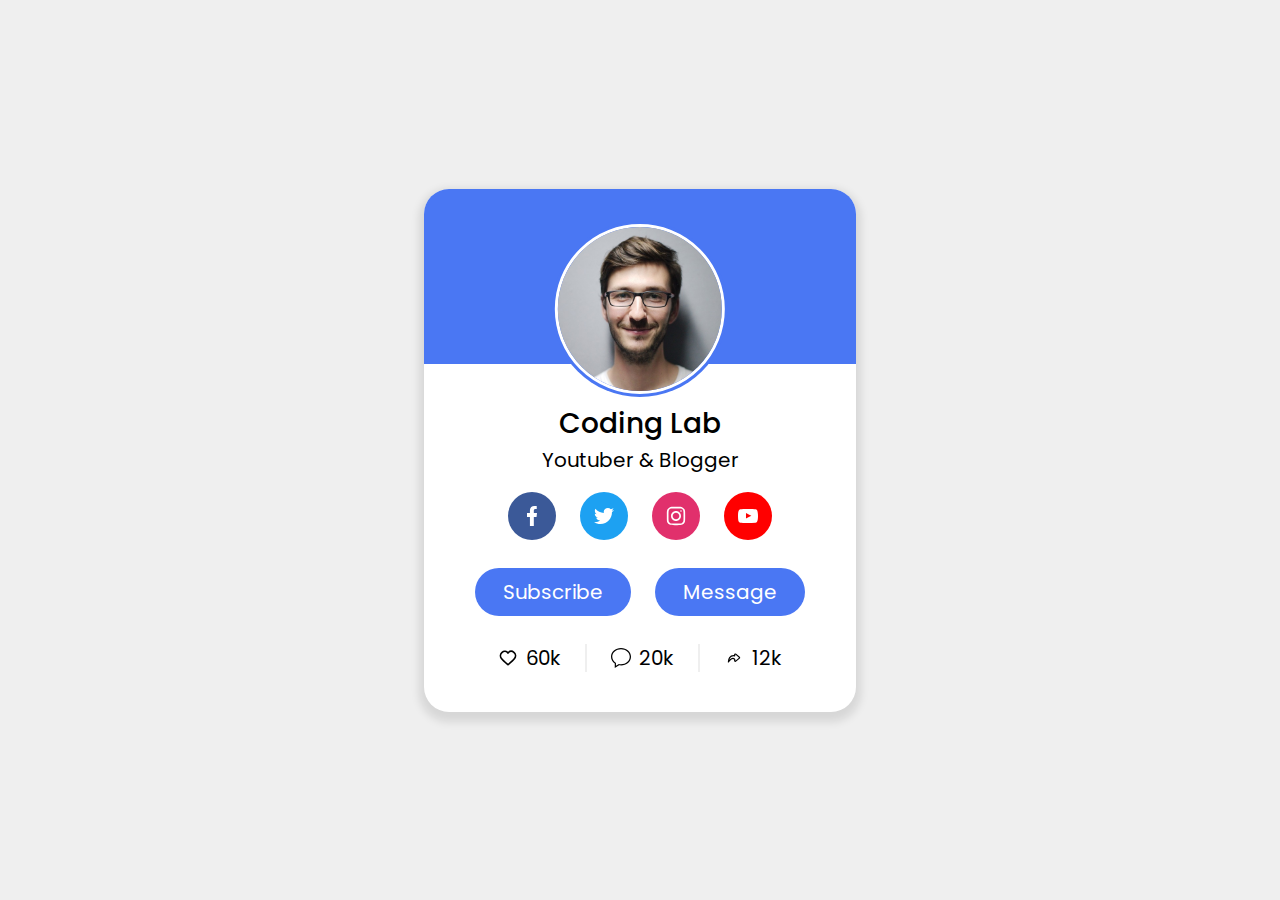
<file: 1 - responsive profile card/index.html>
<!DOCTYPE html>
<html lang="en">
<head>
  <meta charset="UTF-8">
  <meta name="viewport" content="width=device-width, initial-scale=1.0">

  <link rel="stylesheet" href="style.css">

  <title>Document</title>
</head>
<body>
  <main class="card">
    <section class="card-header">
      <div class="profile-picture-wrapper">
        <img src="images/profile-card-img.jpg" alt="" class="profile-picture">
      </div>
    </section>
    <section class="card-info | flex-column">
      <p class="card-name">Coding Lab</p>
      <p>Youtuber & Blogger</p>
      <div class="social-links | flex-row">
        <a id="facebook" href=""><img class="icon social-link" src="images/icon-facebook.svg" alt=""></a>
        <a id="twitter" href=""><img class="icon social-link" src="images/icon-twitter.svg" alt=""></a>
        <a id="instagram" href=""><img class="icon social-link" src="images/icon-instagram.svg" alt=""></a>
        <a id="youtube" href=""><img class="icon social-link" src="images/icon-youtube.svg" alt=""></a>
      </div>
      <div class="card-actions | flex-row">
        <button class="button card-action">Subscribe</button>
        <button class="button card-action">Message</button>
      </div>
      <div class="card-stats | flex-row">
        <p class="card-stat">
          <span><img src="images/icon-heart.svg" alt="" class="icon card-stat-icon"></span>
          60k
        </p>
        <p class="card-stat">
          <span><img src="images/icon-comment.svg" alt="" class="icon card-stat-icon"></span>
          20k
        </p>
        <p class="card-stat">
          <span><img src="images/icon-share.svg" alt="" class="icon card-stat-icon"></span>
          12k
        </p>
      </div>
    </section>
  </main>
</body>
</html>
</file>
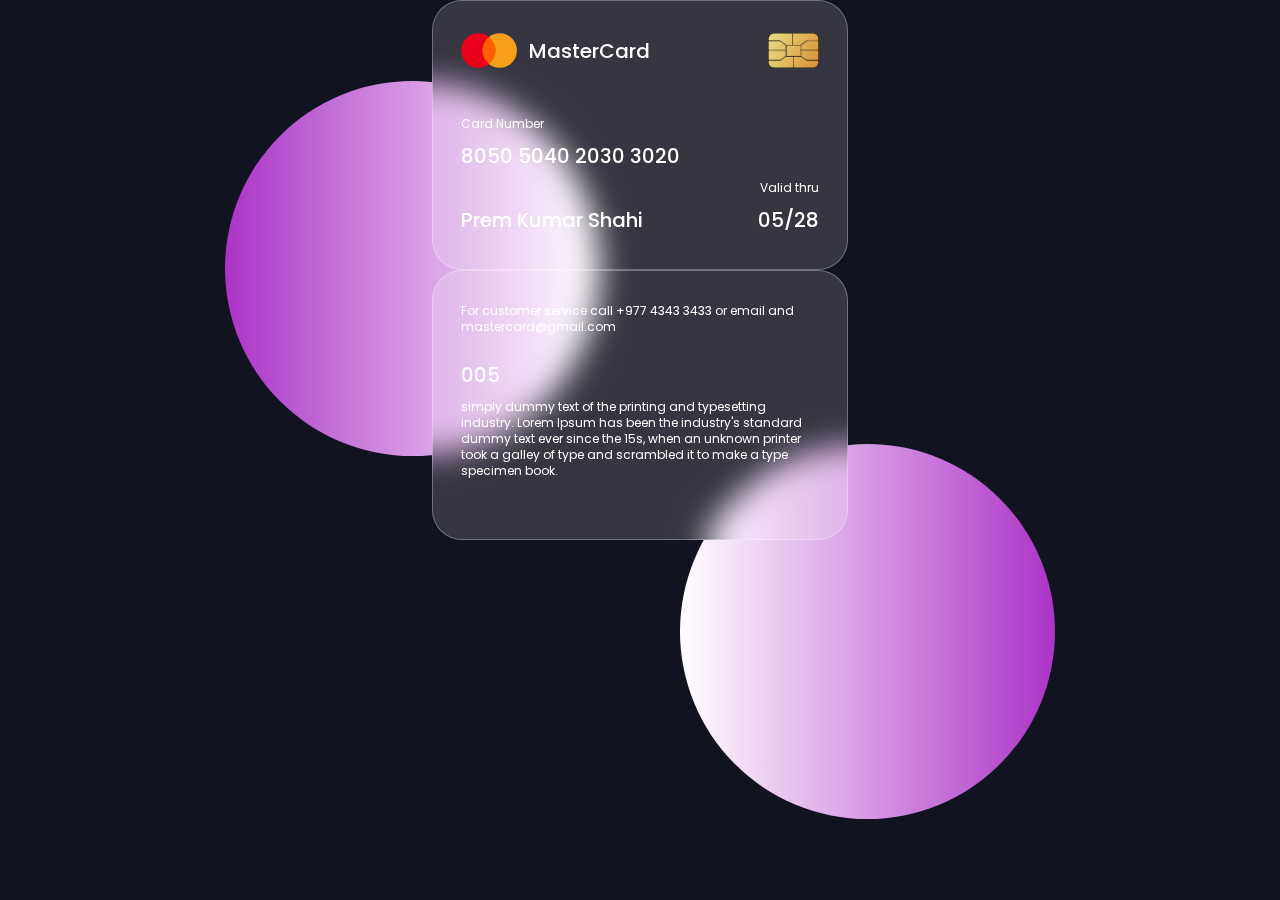
<file: 2 - flipping card glassmorphism/index.html>
<!DOCTYPE html>
<html lang="en">
<head>
  <meta charset="UTF-8">
  <meta name="viewport" content="width=device-width, initial-scale=1.0">

  <link rel="stylesheet" href="style.css">

  <title>Document</title>
</head>
<body>
  <div class="background-container">
    <div class="background-wrapper">
      <div class="circle-container">
        <div class="circle"></div>
      </div>
      <div class="circle-container">
        <div class="circle"></div>
      </div>
    </div>
  </div>

  <div class="card-wrapper">
    <div class="card-container">
      <div class="card-flipper">    
        <div class="card front">
          <div class="title-images | flex-row">
            <div class="card-logo | flex-row">
              <img src="images/logo.png" alt="">
              <p>MasterCard</p>
            </div>
            <img src="images/chip.png" alt="">
          </div>
          <p class="small">
            Card Number
          </p>
          <p class="card-number">
            8050 5040 2030 3020
          </p>
          <p class="small" id="time-title">
            Valid thru
          </p>
          <div class="bottom-text | flex-row">
            <p>Prem Kumar Shahi</p>
            <p>05/28</p>
          </div>
        </div>
      
        <div class="card back">
          <p class="small">For customer service call +977 4343 3433 or email and mastercard@gmail.com</p>
          <div class="magnetic-strip"></div>
          <div class="signature">
            <div class="bars"></div>
            <p class="security-code">005</p>
          </div>
          <p class="small">
            simply dummy text of the printing and typesetting industry. Lorem Ipsum has been the industry's standard dummy text ever since the 15s, when an unknown printer took a galley of type and scrambled it to make a type specimen book.
          </p>
        </div>
      </div>
    </div>
  </div>
</body>
</html>
</file>
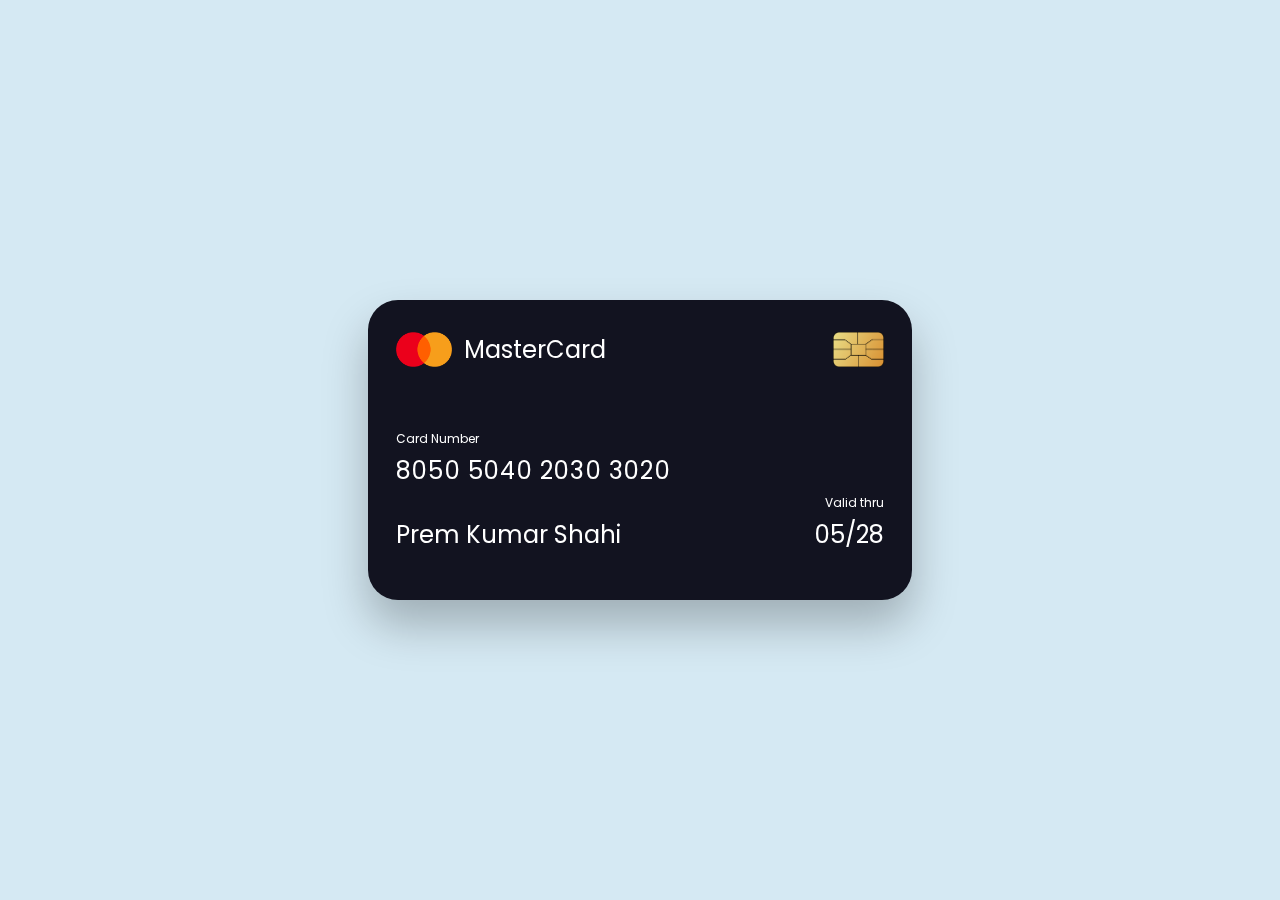
<file: 3 - credit card/index.html>
<!DOCTYPE html>
<html lang="en">
<head>
    <meta charset="UTF-8">
    <meta name="viewport" content="width=device-width, initial-scale=1.0">

    <link rel="stylesheet" href="style.css">

    <title>Document</title>
</head>
<body>
    <div class="card">
      <div class="title-images | flex-row">
        <div class="card-logo | flex-row">
          <img src="images/logo.png" alt="">
          <p>MasterCard</p>
        </div>
        <img src="images/chip.png" alt="">
      </div>
      <p class="small">
        Card Number
      </p>
      <p class="card-number">
        8050 5040 2030 3020
      </p>
      <p class="small" id="time-title">
        Valid thru
      </p>
      <div class="bottom-text | flex-row">
        <p>Prem Kumar Shahi</p>
        <p>05/28</p>
      </div>
    </div>
</body>
</html>
</file>
<file: 1 - responsive profile card/style.css>
/* imports */
@import url('https://fonts.googleapis.com/css2?family=Poppins:ital,wght@0,100;0,200;0,300;0,400;0,500;0,600;0,700;0,800;0,900;1,100;1,200;1,300;1,400;1,500;1,600;1,700;1,800;1,900&display=swap');

/* RESET */
* {
  margin: 0;
  padding: 0;
}
*,
*::before,
*::after {
  box-sizing: border-box;
}
html {
  -moz-text-size-adjust: none;
  -webkit-text-size-adjust: none;
  text-size-adjust: none;
}
body, h1, h2, h3, h4, p,
figure, blockquote, dl, dd {
  margin-block-end: 0;
}
ul[role='list'],
ol[role='list'] {
  list-style: none;
}
body {
  min-height: 100vh;
  line-height: 0.5em;
}
h1, h2, h3, h4,
button, input, label {
  line-height: 0.5em;
}
h1, h2,
h3, h4 {
  text-wrap: balance;
}
a{
  text-decoration: none;
}
a:not([class]) {
  text-decoration-skip-ink: auto;
  color: currentColor;
}
img,
picture {
  max-width: 100%;
  display: block;
}
input, button,
textarea, select {
  font-family: inherit;
  font-size: inherit;
}
textarea:not([rows]) {
  min-height: 10em;
}
:target {
  scroll-margin-block: 5ex;
}

/* /////////////////////////////////////////////// */

:root {
  --clr-primary: rgb(74, 119, 243);
  --clr-primary-highlight: hsl(224, 74%, 53%);

  --clr-neutral-100: white;
  --clr-neutral-200: rgb(239, 239, 239);
  --clr-neutral-700: rgb(61, 61, 61);
  --clr-neutral-900: black;

  --ff-primary: "Poppins", sans-serif;

  --fs-500: 1rem;
  --fs-600: 1.25rem;
  --fs-750: 1.75rem;
  --fs-800: 2.5rem;

  --fw-semi-bold: 500;

  --size-050: .2rem;
  --size-100: .25rem;
  --size-150: .375rem;
  --size-200: .5rem;
  --size-300: .75rem;
  --size-350: .875rem;
  --size-400: 1rem;
  --size-500: 1.5rem;
  --size-550: 1.75rem;
  --size-600: 2rem;
  --size-650: 2.5rem;
  --size-700: 3rem;
}

/* default font */ 
* {
  font-family: var(--ff-primary);
}

/* centering div on body */
body {
background-color: var(--clr-neutral-200);

  display: flex;
  justify-content: center;
  align-items: center;

  padding: var(--size-400);
}

/* utility classes */
.flex-row {
  display: flex;
  flex-direction: row;
  justify-content: center;
  gap: var(--size-500);
}
.flex-column {
  display: flex;
  flex-direction: column;
  align-items: center;
  gap: var(--size-050);
}

.icon {
  width: 20px;
  object-fit: contain;
}

.button {
  border: none;
  line-height: var(--size-700);
  padding: 0 var(--size-550);
  border-radius: 100vmax;
}

/* card */

.card {
  border-radius: 25px;
  background-color: var(--clr-neutral-100);
  width: clamp(27em, 70%, 15em);
  box-shadow: rgba(0, 0, 0, 0.1) 0 5px 9px 4.5px;
}

.card-header {
  background-color: var(--clr-primary);
  position: relative;
  height: 175px;
  border-radius: 25px 25px 0 0;
  padding: var(--size-600);
}
.profile-picture-wrapper {
  background-color: var(--clr-primary);
  
  padding: var(--size-050);
  border-radius: 100%;

  position: absolute;
  left: 50%;
  transform: translate(-50%, 0%);
}
.profile-picture {
  border: solid var(--size-050) white;
  border-radius: 100%;

  width: 170px;
}

.card-info {
  font-size: var(--fs-600);

  padding: var(--size-650);

  gap: var(--size-550);
}
.card-name {
  font-size: var(--fs-750);
  font-weight: var(--fw-semi-bold);

  margin-top: var(--size-400);
}

.social-links a{
  padding: var(--size-350);
  border-radius: 100%;
}
#facebook {
  background-color: #3b5998;
}
#twitter {
  background-color: #1da1f2;
}
#instagram {
  background-color: #e1306c;
}
#youtube {
  background-color: #ff0000;
}

.card-action {
  color: var(--clr-neutral-100);
  background-color: var(--clr-primary);
  transition: 0.25s ease;
}
.card-action:hover {
  background-color: var(--clr-primary-highlight);
}

.card-stats{
  gap: 0;
}
.card-stats :not(:last-child){
  border-right: 2px solid var(--clr-neutral-200);
}
.card-stat {
  display: flex;
  flex-direction: row;
  justify-content: center;
  align-items: center;
  gap: var(--size-200);

  padding: var(--size-100) var(--size-500);
}
</file>
<file: 2 - flipping card glassmorphism/style.css>
/* imports */
@import url('https://fonts.googleapis.com/css2?family=Poppins:ital,wght@0,100;0,200;0,300;0,400;0,500;0,600;0,700;0,800;0,900;1,100;1,200;1,300;1,400;1,500;1,600;1,700;1,800;1,900&display=swap');

/* RESET */
* {
  margin: 0;
  padding: 0;
}
*,
*::before,
*::after {
  box-sizing: border-box;
}
html {
  -moz-text-size-adjust: none;
  -webkit-text-size-adjust: none;
  text-size-adjust: none;
}
body, h1, h2, h3, h4, p,
figure, blockquote, dl, dd {
  margin-block-end: 0;
}
ul[role='list'],
ol[role='list'] {
  list-style: none;
}
body {
  min-height: 100vh;
  line-height: 1em;
}
h1, h2, h3, h4,
button, input, label {
  line-height: 1em;
}
h1, h2,
h3, h4 {
  text-wrap: balance;
}
a{
  text-decoration: none;
}
a:not([class]) {
  text-decoration-skip-ink: auto;
  color: currentColor;
}
img,
picture {
  max-width: 100%;
  display: block;
}
input, button,
textarea, select {
  font-family: inherit;
  font-size: inherit;
}
textarea:not([rows]) {
  min-height: 10em;
}
:target {
  scroll-margin-block: 5ex;
}

/* /////////////////////////////////////////////// */

:root {
  --clr-primary: #ac33c7;

  --clr-neutral-100: #ffffff;
  --clr-neutral-200: #eaeaea;
  --clr-neutral-800: #121320;

  --ff-primary: "Poppins", sans-serif;

  --fs-300: .75rem;
  --fs-500: 1rem;
  --fs-600: 1.25rem;
  --fs-750: 1.75rem;
  --fs-800: 2.5rem;

  --fw-xs: 200;
  --fw-small: 400;
  --fw-main: 500;

  --size-050: .2rem;
  --size-100: .25rem;
  --size-150: .375rem;
  --size-200: .5rem;
  --size-300: .75rem;
  --size-350: .875rem;
  --size-400: 1rem;
  --size-500: 1.5rem;
  --size-550: 1.75rem;
  --size-600: 2rem;
  --size-650: 2.5rem;
  --size-700: 3rem;
  --size-800: 4rem;
  --size-900: 5rem;
}

/* default font */ 
* {
  font-family: var(--ff-primary);
}

/* utility classes*/
.flex-row {
  display: flex;
}

.small {
  font-size: var(--fs-300);
  font-weight: var(--fw-small);
}

/* background */
body {
  height: 100vh;
  background-color: var(--clr-neutral-800);
  position: relative;

  display: flex;
}

.background-container {
  width: 100vw;
  height: 100vh;

  position: absolute;
  display: flex;
  justify-content: center;
  align-items: center;

  z-index: -1;
}
.background-wrapper {
  display: flex;
  gap: var(--size-900);
}

.circle-container {
  height: min(82vw, 82vh);
  display: flex;
}
.background-wrapper .circle-container:last-child{
  align-items: flex-end;
}

.circle {
  background: linear-gradient(to right, var(--clr-primary), var(--clr-neutral-100));

  border-radius: 100%;
  width: min(375px, 40vw);
  height: min(375px, 40vw);
}
.background-wrapper .circle-container:last-child .circle{
  background: linear-gradient(to left, var(--clr-primary), var(--clr-neutral-100));
}

/* card front */
.card {
  margin: auto;
  width: clamp(26em, 70%, 15em);
  padding: 2em 1.75em;
  height: 270px;
  border-radius: 30px;
  border: 1.25px solid rgba(255, 255, 255, 0.3);

  background-color: rgba(255, 255, 255, 0.15);
  backdrop-filter: blur(16px);

  color: var(--clr-neutral-100);

  display: flex;
  flex-direction: column;

  gap: var(--size-400);
}

.title-images {
  justify-content: space-between;
}
.title-images img {
  height: 35px;
  object-fit: contain;
}
.card-logo {
  justify-content: center;
  align-items: center;

  gap: var(--size-300);
  margin-bottom: var(--size-600);
}

p:not([class="small"]) {
  font-size: var(--fs-600);
  font-weight: var(--fw-main);
}
#time-title {
  text-align: end;
}

.bottom-text {
  justify-content: space-between;
}
</file>
<file: 3 - credit card/style.css>
/* imports */
@import url('https://fonts.googleapis.com/css2?family=Poppins:ital,wght@0,100;0,200;0,300;0,400;0,500;0,600;0,700;0,800;0,900;1,100;1,200;1,300;1,400;1,500;1,600;1,700;1,800;1,900&display=swap');

/* RESET */
* {
  margin: 0;
  padding: 0;
}
*,
*::before,
*::after {
  box-sizing: border-box;
}
html {
  -moz-text-size-adjust: none;
  -webkit-text-size-adjust: none;
  text-size-adjust: none;
}
body, h1, h2, h3, h4, p,
figure, blockquote, dl, dd {
  margin-block-end: 0;
}
ul[role='list'],
ol[role='list'] {
  list-style: none;
}
body {
  min-height: 100vh;
  line-height: 1em;
}
h1, h2, h3, h4,
button, input, label {
  line-height: 1em;
}
h1, h2,
h3, h4 {
  text-wrap: balance;
}
a{
  text-decoration: none;
}
a:not([class]) {
  text-decoration-skip-ink: auto;
  color: currentColor;
}
img,
picture {
  max-width: 100%;
  display: block;
}
input, button,
textarea, select {
  font-family: inherit;
  font-size: inherit;
}
textarea:not([rows]) {
  min-height: 10em;
}
:target {
  scroll-margin-block: 5ex;
}

/* /////////////////////////////////////////////// */

:root {
  --clr-primary: #d5e9f3;

  --clr-neutral-100: #ffffff;
  --clr-neutral-200: #eaeaea;
  --clr-neutral-800: #121320;
  --clr-neutral-900: #000000;

  --ff-primary: "Poppins", sans-serif;

  --fs-250: .5rem;
  --fs-300: .75rem;
  --fs-500: 1rem;
  --fs-600: 1.25rem;
  --fs-700: 1.5rem;
  --fs-750: 1.75rem;
  --fs-800: 2.5rem;

  --fw-xs: 200;
  --fw-small: 400;
  --fw-main: 500;

  --size-050: .2rem;
  --size-100: .25rem;
  --size-150: .375rem;
  --size-200: .5rem;
  --size-300: .75rem;
  --size-350: .875rem;
  --size-400: 1rem;
  --size-500: 1.5rem;
  --size-550: 1.75rem;
  --size-600: 2rem;
  --size-650: 2.5rem;
  --size-700: 3rem;
  --size-800: 4rem;
  --size-900: 5rem;

  --card-width: clamp(34em, 70%, 15em);
  --card-height: 300px;
}

/* default font */ 
* {
  font-family: var(--ff-primary);
}

/* utility classes*/
.flex-row {
  display: flex;
}

.small {
  font-size: var(--fs-300);
  font-weight: var(--fw-small);
}

/* centering card */
body {
  background-color: var(--clr-primary);

  display: flex;
  justify-content: center;
  align-items: center;
}

/* card */
.card {
  width: var(--card-width);
  height: var(--card-height);
  padding: 2em 1.75em;
  border-radius: 30px;
  box-shadow: 0 25px 45px rgba(0, 0, 0, 0.25);

  background-color: var(--clr-neutral-800);

  color: var(--clr-neutral-100);

  display: flex;
  flex-direction: column;

  gap: var(--size-400);

  backface-visibility: hidden;
}

.title-images {
  justify-content: space-between;
}
.title-images img {
  height: 35px;
  object-fit: contain;
}
.card-logo {
  justify-content: center;
  align-items: center;

  gap: var(--size-300);
  margin-bottom: var(--size-700);
}

p:not([class="small"]) {
  font-size: var(--fs-700);
  font-weight: var(--fw-small);
}
#time-title {
  text-align: end;
}
.card-number {
  letter-spacing: 0.075rem;
}

.bottom-text {
  justify-content: space-between;
}
</file>
